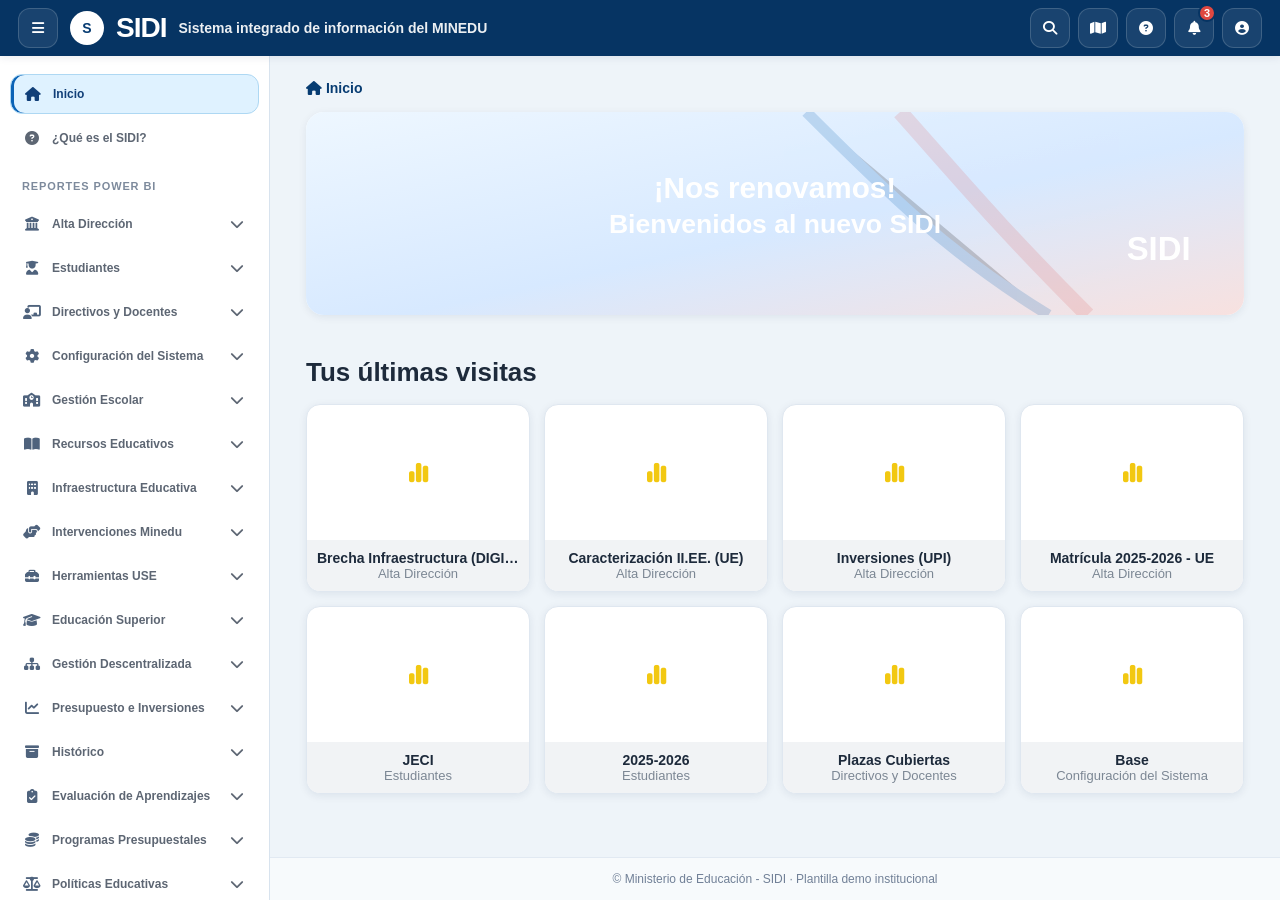
<file: index.html>
<!DOCTYPE html>
<html lang="es">
 <head>
  <meta charset="utf-8"/>
  <meta content="width=device-width, initial-scale=1" name="viewport"/>
  <title>
   Inicio - SIDI
  </title>
  <link rel="stylesheet" href="https://cdnjs.cloudflare.com/ajax/libs/font-awesome/6.5.2/css/all.min.css" referrerpolicy="no-referrer">
  <link href="shared/sidi-tokens.css" rel="stylesheet"/>
  <link href="shared/sidi-icons.css" rel="stylesheet"/>
  <link href="shared/sidi-layout.css" rel="stylesheet"/>
  <link href="shared/sidi-components.css" rel="stylesheet"/>
  <link href="shared/sidi-utilities.css" rel="stylesheet"/>
  <link href="pages/index/index.css" rel="stylesheet"/>
 </head>
 <body>
  <div class="sidi-shell">
   <header class="sidi-topbar">
    <div class="sidi-brand">
     <button aria-label="Abrir menú" class="sidi-topbar-action sidi-menu-button" data-menu-button="" type="button">
      <i class="sidi-icon fa-solid fa-bars" aria-hidden="true"></i>
     </button>
     <div class="sidi-brand-mark">
      S
     </div>
     <div class="sidi-logo-text">
      SIDI
     </div>
     <div class="sidi-brand-subtitle">
      Sistema integrado de información del MINEDU
     </div>
    </div>
    <div aria-label="Acciones globales" class="sidi-topbar-actions">
     <button aria-label="Buscar reportes" class="sidi-topbar-action" data-open-modal="searchModal" type="button">
      <i class="sidi-icon fa-solid fa-magnifying-glass" aria-hidden="true"></i>
     </button>
     <button aria-label="Mapa de sitio" class="sidi-topbar-action" data-open-modal="siteMapModal" type="button">
      <i class="sidi-icon fa-solid fa-map" aria-hidden="true"></i>
     </button>
     <button aria-label="Ayuda sobre SIDI" class="sidi-topbar-action" data-open-modal="helpModal" type="button">
      <i class="sidi-icon fa-solid fa-circle-question" aria-hidden="true"></i>
     </button>
     <button aria-label="Notificaciones" class="sidi-topbar-action" data-toggle-dropdown="notificationsMenu" type="button">
      <i class="sidi-icon fa-solid fa-bell" aria-hidden="true"></i>
      <span class="sidi-badge-count">
       3
      </span>
     </button>
     <button aria-label="Usuario" class="sidi-topbar-action" data-toggle-dropdown="userMenu" type="button">
      <i class="sidi-icon fa-solid fa-circle-user" aria-hidden="true"></i>
     </button>
    </div>
   </header>
   <aside class="sidi-sidebar" data-sidebar="">
   </aside>
   <div class="sidi-sidebar-overlay" data-sidebar-overlay="">
   </div>
   <main class="sidi-main">
    <div class="sidi-content">
     <nav class="sidi-breadcrumb">
      <a href="index.html">
       <i class="sidi-icon sidi-icon--sm fa-solid fa-house" aria-hidden="true"></i>
       Inicio
      </a>
     </nav>
     <section class="home-hero">
      <img alt="Bienvenidos al nuevo SIDI" src="assets/img/home-banner.svg"/>
     </section>
     <section class="home-section">
      <h1>
       Tus últimas visitas
      </h1>
      <div class="home-visits" id="recentVisits">
      </div>
     </section>
    </div>
    <footer class="sidi-footer">
     © Ministerio de Educación - SIDI · Plantilla demo institucional
    </footer>
   </main>
   <div aria-live="polite" class="sidi-toast-area">
   </div>
   <div class="sidi-dropdown" id="notificationsMenu">
   </div>
   <div class="sidi-dropdown" id="userMenu">
   </div>
   <div aria-labelledby="searchTitle" aria-modal="true" class="sidi-modal-layer" id="searchModal" role="dialog">
    <section class="sidi-modal">
     <header class="sidi-modal-head">
      <div>
       <h2 class="sidi-modal-title" id="searchTitle">
        Buscar reportes
       </h2>
       <p class="sidi-modal-subtitle">
        Encuentra rápidamente un Power BI del repositorio.
       </p>
      </div>
      <button aria-label="Cerrar" class="sidi-modal-close" data-close-modal="" type="button">
       <i class="sidi-icon fa-solid fa-xmark" aria-hidden="true"></i>
      </button>
     </header>
     <div class="sidi-modal-body">
      <label class="sidi-searchbox" for="globalSearchInput">
       <i class="sidi-icon fa-solid fa-magnifying-glass" aria-hidden="true"></i>
       <input id="globalSearchInput" placeholder="Buscar por nombre o categoría" type="search"/>
      </label>
      <div class="sidi-mt-4" id="globalSearchResults">
      </div>
     </div>
    </section>
   </div>
   <div aria-labelledby="siteMapTitle" aria-modal="true" class="sidi-modal-layer" id="siteMapModal" role="dialog">
    <section class="sidi-modal sidi-modal--lg">
     <header class="sidi-modal-head">
      <div>
       <h2 class="sidi-modal-title" id="siteMapTitle">
        Mapa rápido del SIDI
       </h2>
       <p class="sidi-modal-subtitle">
        Accesos principales del repositorio institucional.
       </p>
      </div>
      <button aria-label="Cerrar" class="sidi-modal-close" data-close-modal="" type="button">
       <i class="sidi-icon fa-solid fa-xmark" aria-hidden="true"></i>
      </button>
     </header>
     <div class="sidi-modal-body">
      <div class="sidi-grid-2">
       <div class="sidi-alert sidi-alert--info">
        <i class="sidi-icon fa-solid fa-chart-simple" aria-hidden="true"></i>
        <div>
         <strong>
          Reportes Power BI
         </strong>
         <br/>
         <span>
          Alta Dirección, Estudiantes, Histórico y más categorías.
         </span>
         <br/>
         <a href="mapa-sitio.html">
          Ver mapa completo
         </a>
        </div>
       </div>
       <div class="sidi-alert sidi-alert--info">
        <i class="sidi-icon fa-solid fa-gear" aria-hidden="true"></i>
        <div>
         <strong>
          Configuración
         </strong>
         <br/>
         <span>
          Submenús, categorías, alertas y permisos.
         </span>
         <br/>
         <a href="administrar-submenus.html">
          Administrar submenús
         </a>
        </div>
       </div>
      </div>
     </div>
    </section>
   </div>
   <div aria-labelledby="helpTitle" aria-modal="true" class="sidi-modal-layer" id="helpModal" role="dialog">
    <section class="sidi-modal">
     <header class="sidi-modal-head">
      <div>
       <h2 class="sidi-modal-title" id="helpTitle">
        ¿Qué es el SIDI?
       </h2>
       <p class="sidi-modal-subtitle">
        Sistema integrado de información del MINEDU.
       </p>
      </div>
      <button aria-label="Cerrar" class="sidi-modal-close" data-close-modal="" type="button">
       <i class="sidi-icon fa-solid fa-xmark" aria-hidden="true"></i>
      </button>
     </header>
     <div class="sidi-modal-body">
      <p>
       El SIDI funciona como repositorio institucional de reportes Power BI, organizado por categorías, submenús y herramientas administrativas.
      </p>
      <div class="sidi-alert sidi-alert--info">
       <i class="sidi-icon fa-solid fa-circle-info" aria-hidden="true"></i>
       <span>
        Esta plantilla es una demo estática para presentar flujos, componentes y navegación.
       </span>
      </div>
     </div>
    </section>
   </div>
   <div aria-labelledby="confirmTitle" aria-modal="true" class="sidi-modal-layer" id="confirmModal" role="dialog">
    <section class="sidi-modal">
     <header class="sidi-modal-head">
      <div>
       <h2 class="sidi-modal-title" id="confirmTitle">
        Confirmación
       </h2>
       <p class="sidi-modal-subtitle" id="confirmMessage">
        ¿Desea continuar?
       </p>
      </div>
      <button aria-label="Cerrar" class="sidi-modal-close" data-close-modal="" type="button">
       <i class="sidi-icon fa-solid fa-xmark" aria-hidden="true"></i>
      </button>
     </header>
     <footer class="sidi-modal-foot">
      <button class="sidi-btn sidi-btn-secondary" data-close-modal="" type="button">
       Cancelar
      </button>
      <button class="sidi-btn sidi-btn-primary" id="confirmAccept" type="button">
       Aceptar
      </button>
     </footer>
    </section>
   </div>
  </div>
  <script src="shared/sidi-data.js">
  </script>
  <script src="shared/sidi-common.js">
  </script>
  <script src="pages/index/index.js">
  </script>
 </body>
</html>
</file>
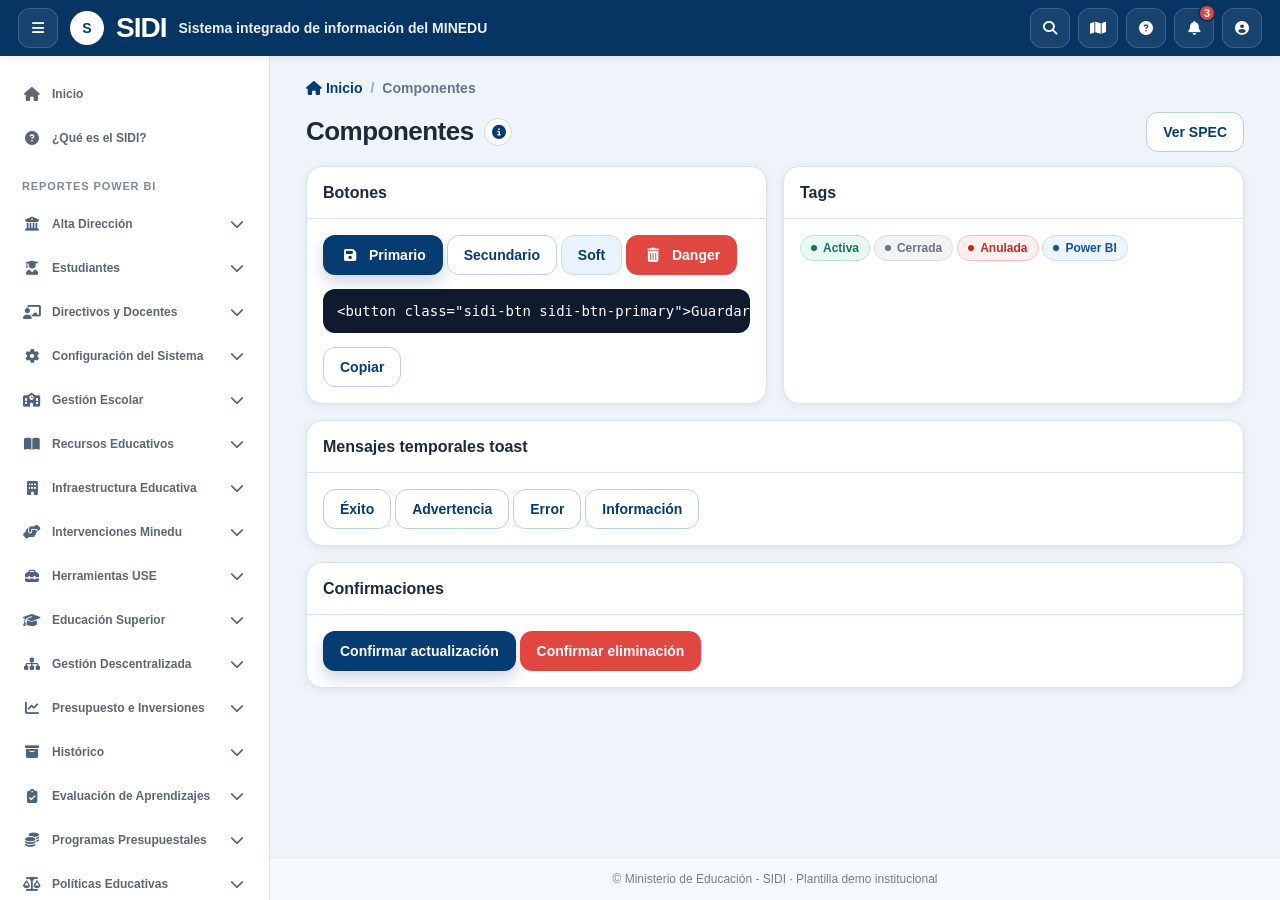
<file: componentes.html>
<!DOCTYPE html>
<html lang="es">
 <head>
  <meta charset="utf-8"/>
  <meta content="width=device-width, initial-scale=1" name="viewport"/>
  <title>
   Componentes - SIDI
  </title>
  <link rel="stylesheet" href="https://cdnjs.cloudflare.com/ajax/libs/font-awesome/6.5.2/css/all.min.css" referrerpolicy="no-referrer">
  <link href="shared/sidi-tokens.css" rel="stylesheet"/>
  <link href="shared/sidi-icons.css" rel="stylesheet"/>
  <link href="shared/sidi-layout.css" rel="stylesheet"/>
  <link href="shared/sidi-components.css" rel="stylesheet"/>
  <link href="shared/sidi-utilities.css" rel="stylesheet"/>
  <link href="pages/componentes/componentes.css" rel="stylesheet"/>
 </head>
 <body>
  <div class="sidi-shell">
   <header class="sidi-topbar">
    <div class="sidi-brand">
     <button aria-label="Abrir menú" class="sidi-topbar-action sidi-menu-button" data-menu-button="" type="button">
      <i class="sidi-icon fa-solid fa-bars" aria-hidden="true"></i>
     </button>
     <div class="sidi-brand-mark">
      S
     </div>
     <div class="sidi-logo-text">
      SIDI
     </div>
     <div class="sidi-brand-subtitle">
      Sistema integrado de información del MINEDU
     </div>
    </div>
    <div aria-label="Acciones globales" class="sidi-topbar-actions">
     <button aria-label="Buscar reportes" class="sidi-topbar-action" data-open-modal="searchModal" type="button">
      <i class="sidi-icon fa-solid fa-magnifying-glass" aria-hidden="true"></i>
     </button>
     <button aria-label="Mapa de sitio" class="sidi-topbar-action" data-open-modal="siteMapModal" type="button">
      <i class="sidi-icon fa-solid fa-map" aria-hidden="true"></i>
     </button>
     <button aria-label="Ayuda sobre SIDI" class="sidi-topbar-action" data-open-modal="helpModal" type="button">
      <i class="sidi-icon fa-solid fa-circle-question" aria-hidden="true"></i>
     </button>
     <button aria-label="Notificaciones" class="sidi-topbar-action" data-toggle-dropdown="notificationsMenu" type="button">
      <i class="sidi-icon fa-solid fa-bell" aria-hidden="true"></i>
      <span class="sidi-badge-count">
       3
      </span>
     </button>
     <button aria-label="Usuario" class="sidi-topbar-action" data-toggle-dropdown="userMenu" type="button">
      <i class="sidi-icon fa-solid fa-circle-user" aria-hidden="true"></i>
     </button>
    </div>
   </header>
   <aside class="sidi-sidebar" data-sidebar="">
   </aside>
   <div class="sidi-sidebar-overlay" data-sidebar-overlay="">
   </div>
   <main class="sidi-main">
    <div class="sidi-content">
     <nav class="sidi-breadcrumb">
      <a href="index.html">
       <i class="sidi-icon sidi-icon--sm fa-solid fa-house" aria-hidden="true"></i>
       Inicio
      </a>
      <span class="sidi-breadcrumb-sep">
       /
      </span>
      <span>
       Componentes
      </span>
     </nav>
     <div class="sidi-page-head">
      <h1 class="sidi-page-title">
       Componentes
       <button aria-label="Ayuda" class="sidi-title-help" data-tooltip="Muestra información breve de esta pantalla." type="button">
        <i class="sidi-icon sidi-icon--sm fa-solid fa-circle-info" aria-hidden="true"></i>
       </button>
      </h1>
      <a class="sidi-btn sidi-btn-secondary" href="SPEC-SIDI.md">
       Ver SPEC
      </a>
     </div>
     <div class="sidi-grid-2">
      <section class="sidi-card">
       <header class="sidi-card-head">
        <h2 class="sidi-card-title">
         Botones
        </h2>
       </header>
       <div class="sidi-card-body">
        <button class="sidi-btn sidi-btn-primary">
         <i class="sidi-icon fa-solid fa-floppy-disk" aria-hidden="true"></i>
         Primario
        </button>
        <button class="sidi-btn sidi-btn-secondary">
         Secundario
        </button>
        <button class="sidi-btn sidi-btn-soft">
         Soft
        </button>
        <button class="sidi-btn sidi-btn-danger">
         <i class="sidi-icon fa-solid fa-trash-can" aria-hidden="true"></i>
         Danger
        </button>
        <pre id="codeButtons">&lt;button class="sidi-btn sidi-btn-primary"&gt;Guardar&lt;/button&gt;</pre>
        <button class="sidi-btn sidi-btn-secondary" data-copy="codeButtons">
         Copiar
        </button>
       </div>
      </section>
      <section class="sidi-card">
       <header class="sidi-card-head">
        <h2 class="sidi-card-title">
         Tags
        </h2>
       </header>
       <div class="sidi-card-body">
        <span class="sidi-tag sidi-tag--success">
         Activa
        </span>
        <span class="sidi-tag sidi-tag--neutral">
         Cerrada
        </span>
        <span class="sidi-tag sidi-tag--error">
         Anulada
        </span>
        <span class="sidi-tag sidi-tag--info">
         Power BI
        </span>
       </div>
      </section>
     </div>
     <section class="sidi-card sidi-mt-4">
      <header class="sidi-card-head">
       <h2 class="sidi-card-title">
        Mensajes temporales toast
       </h2>
      </header>
      <div class="sidi-card-body">
       <button class="sidi-btn sidi-btn-secondary" data-demo-toast="success">
        Éxito
       </button>
       <button class="sidi-btn sidi-btn-secondary" data-demo-toast="warning">
        Advertencia
       </button>
       <button class="sidi-btn sidi-btn-secondary" data-demo-toast="error">
        Error
       </button>
       <button class="sidi-btn sidi-btn-secondary" data-demo-toast="info">
        Información
       </button>
      </div>
     </section>
     <section class="sidi-card sidi-mt-4">
      <header class="sidi-card-head">
       <h2 class="sidi-card-title">
        Confirmaciones
       </h2>
      </header>
      <div class="sidi-card-body">
       <button class="sidi-btn sidi-btn-primary" data-confirm="update">
        Confirmar actualización
       </button>
       <button class="sidi-btn sidi-btn-danger" data-confirm="delete">
        Confirmar eliminación
       </button>
      </div>
     </section>
    </div>
    <footer class="sidi-footer">
     © Ministerio de Educación - SIDI · Plantilla demo institucional
    </footer>
   </main>
   <div aria-live="polite" class="sidi-toast-area">
   </div>
   <div class="sidi-dropdown" id="notificationsMenu">
   </div>
   <div class="sidi-dropdown" id="userMenu">
   </div>
   <div aria-labelledby="searchTitle" aria-modal="true" class="sidi-modal-layer" id="searchModal" role="dialog">
    <section class="sidi-modal">
     <header class="sidi-modal-head">
      <div>
       <h2 class="sidi-modal-title" id="searchTitle">
        Buscar reportes
       </h2>
       <p class="sidi-modal-subtitle">
        Encuentra rápidamente un Power BI del repositorio.
       </p>
      </div>
      <button aria-label="Cerrar" class="sidi-modal-close" data-close-modal="" type="button">
       <i class="sidi-icon fa-solid fa-xmark" aria-hidden="true"></i>
      </button>
     </header>
     <div class="sidi-modal-body">
      <label class="sidi-searchbox" for="globalSearchInput">
       <i class="sidi-icon fa-solid fa-magnifying-glass" aria-hidden="true"></i>
       <input id="globalSearchInput" placeholder="Buscar por nombre o categoría" type="search"/>
      </label>
      <div class="sidi-mt-4" id="globalSearchResults">
      </div>
     </div>
    </section>
   </div>
   <div aria-labelledby="siteMapTitle" aria-modal="true" class="sidi-modal-layer" id="siteMapModal" role="dialog">
    <section class="sidi-modal sidi-modal--lg">
     <header class="sidi-modal-head">
      <div>
       <h2 class="sidi-modal-title" id="siteMapTitle">
        Mapa rápido del SIDI
       </h2>
       <p class="sidi-modal-subtitle">
        Accesos principales del repositorio institucional.
       </p>
      </div>
      <button aria-label="Cerrar" class="sidi-modal-close" data-close-modal="" type="button">
       <i class="sidi-icon fa-solid fa-xmark" aria-hidden="true"></i>
      </button>
     </header>
     <div class="sidi-modal-body">
      <div class="sidi-grid-2">
       <div class="sidi-alert sidi-alert--info">
        <i class="sidi-icon fa-solid fa-chart-simple" aria-hidden="true"></i>
        <div>
         <strong>
          Reportes Power BI
         </strong>
         <br/>
         <span>
          Alta Dirección, Estudiantes, Histórico y más categorías.
         </span>
         <br/>
         <a href="mapa-sitio.html">
          Ver mapa completo
         </a>
        </div>
       </div>
       <div class="sidi-alert sidi-alert--info">
        <i class="sidi-icon fa-solid fa-gear" aria-hidden="true"></i>
        <div>
         <strong>
          Configuración
         </strong>
         <br/>
         <span>
          Submenús, categorías, alertas y permisos.
         </span>
         <br/>
         <a href="administrar-submenus.html">
          Administrar submenús
         </a>
        </div>
       </div>
      </div>
     </div>
    </section>
   </div>
   <div aria-labelledby="helpTitle" aria-modal="true" class="sidi-modal-layer" id="helpModal" role="dialog">
    <section class="sidi-modal">
     <header class="sidi-modal-head">
      <div>
       <h2 class="sidi-modal-title" id="helpTitle">
        ¿Qué es el SIDI?
       </h2>
       <p class="sidi-modal-subtitle">
        Sistema integrado de información del MINEDU.
       </p>
      </div>
      <button aria-label="Cerrar" class="sidi-modal-close" data-close-modal="" type="button">
       <i class="sidi-icon fa-solid fa-xmark" aria-hidden="true"></i>
      </button>
     </header>
     <div class="sidi-modal-body">
      <p>
       El SIDI funciona como repositorio institucional de reportes Power BI, organizado por categorías, submenús y herramientas administrativas.
      </p>
      <div class="sidi-alert sidi-alert--info">
       <i class="sidi-icon fa-solid fa-circle-info" aria-hidden="true"></i>
       <span>
        Esta plantilla es una demo estática para presentar flujos, componentes y navegación.
       </span>
      </div>
     </div>
    </section>
   </div>
   <div aria-labelledby="confirmTitle" aria-modal="true" class="sidi-modal-layer" id="confirmModal" role="dialog">
    <section class="sidi-modal">
     <header class="sidi-modal-head">
      <div>
       <h2 class="sidi-modal-title" id="confirmTitle">
        Confirmación
       </h2>
       <p class="sidi-modal-subtitle" id="confirmMessage">
        ¿Desea continuar?
       </p>
      </div>
      <button aria-label="Cerrar" class="sidi-modal-close" data-close-modal="" type="button">
       <i class="sidi-icon fa-solid fa-xmark" aria-hidden="true"></i>
      </button>
     </header>
     <footer class="sidi-modal-foot">
      <button class="sidi-btn sidi-btn-secondary" data-close-modal="" type="button">
       Cancelar
      </button>
      <button class="sidi-btn sidi-btn-primary" id="confirmAccept" type="button">
       Aceptar
      </button>
     </footer>
    </section>
   </div>
  </div>
  <script src="shared/sidi-data.js">
  </script>
  <script src="shared/sidi-common.js">
  </script>
  <script src="pages/componentes/componentes.js">
  </script>
 </body>
</html>
</file>
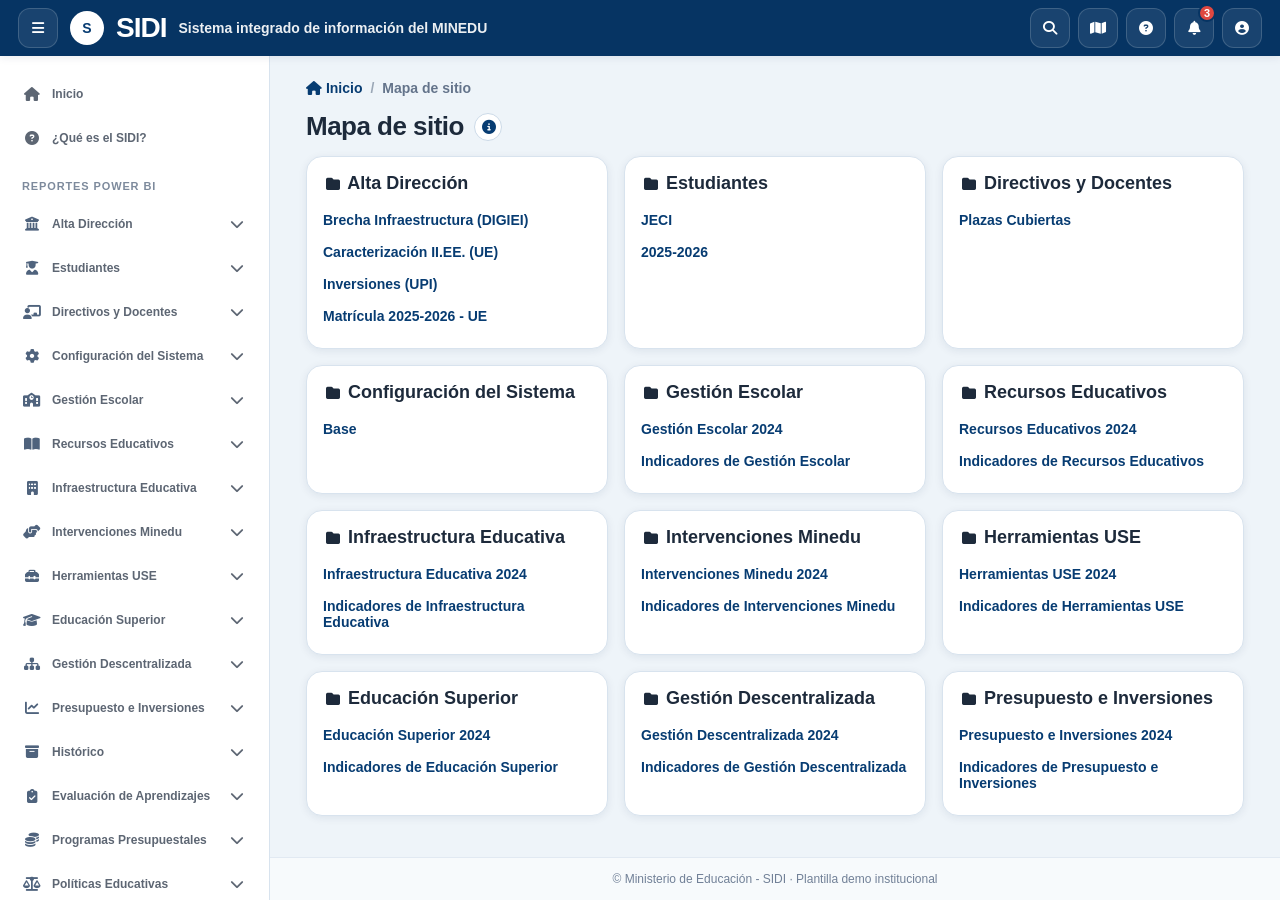
<file: mapa-sitio.html>
<!DOCTYPE html>
<html lang="es">
 <head>
  <meta charset="utf-8"/>
  <meta content="width=device-width, initial-scale=1" name="viewport"/>
  <title>
   Mapa de sitio - SIDI
  </title>
  <link rel="stylesheet" href="https://cdnjs.cloudflare.com/ajax/libs/font-awesome/6.5.2/css/all.min.css" referrerpolicy="no-referrer">
  <link href="shared/sidi-tokens.css" rel="stylesheet"/>
  <link href="shared/sidi-icons.css" rel="stylesheet"/>
  <link href="shared/sidi-layout.css" rel="stylesheet"/>
  <link href="shared/sidi-components.css" rel="stylesheet"/>
  <link href="shared/sidi-utilities.css" rel="stylesheet"/>
  <link href="pages/mapa-sitio/mapa-sitio.css" rel="stylesheet"/>
 </head>
 <body>
  <div class="sidi-shell">
   <header class="sidi-topbar">
    <div class="sidi-brand">
     <button aria-label="Abrir menú" class="sidi-topbar-action sidi-menu-button" data-menu-button="" type="button">
      <i class="sidi-icon fa-solid fa-bars" aria-hidden="true"></i>
     </button>
     <div class="sidi-brand-mark">
      S
     </div>
     <div class="sidi-logo-text">
      SIDI
     </div>
     <div class="sidi-brand-subtitle">
      Sistema integrado de información del MINEDU
     </div>
    </div>
    <div aria-label="Acciones globales" class="sidi-topbar-actions">
     <button aria-label="Buscar reportes" class="sidi-topbar-action" data-open-modal="searchModal" type="button">
      <i class="sidi-icon fa-solid fa-magnifying-glass" aria-hidden="true"></i>
     </button>
     <button aria-label="Mapa de sitio" class="sidi-topbar-action" data-open-modal="siteMapModal" type="button">
      <i class="sidi-icon fa-solid fa-map" aria-hidden="true"></i>
     </button>
     <button aria-label="Ayuda sobre SIDI" class="sidi-topbar-action" data-open-modal="helpModal" type="button">
      <i class="sidi-icon fa-solid fa-circle-question" aria-hidden="true"></i>
     </button>
     <button aria-label="Notificaciones" class="sidi-topbar-action" data-toggle-dropdown="notificationsMenu" type="button">
      <i class="sidi-icon fa-solid fa-bell" aria-hidden="true"></i>
      <span class="sidi-badge-count">
       3
      </span>
     </button>
     <button aria-label="Usuario" class="sidi-topbar-action" data-toggle-dropdown="userMenu" type="button">
      <i class="sidi-icon fa-solid fa-circle-user" aria-hidden="true"></i>
     </button>
    </div>
   </header>
   <aside class="sidi-sidebar" data-sidebar="">
   </aside>
   <div class="sidi-sidebar-overlay" data-sidebar-overlay="">
   </div>
   <main class="sidi-main">
    <div class="sidi-content">
     <nav class="sidi-breadcrumb">
      <a href="index.html">
       <i class="sidi-icon sidi-icon--sm fa-solid fa-house" aria-hidden="true"></i>
       Inicio
      </a>
      <span class="sidi-breadcrumb-sep">
       /
      </span>
      <span>
       Mapa de sitio
      </span>
     </nav>
     <div class="sidi-page-head">
      <h1 class="sidi-page-title">
       Mapa de sitio
       <button aria-label="Ayuda" class="sidi-title-help" data-tooltip="Muestra información breve de esta pantalla." type="button">
        <i class="sidi-icon sidi-icon--sm fa-solid fa-circle-info" aria-hidden="true"></i>
       </button>
      </h1>
     </div>
     <section class="map-board" id="mapBoard">
     </section>
    </div>
    <footer class="sidi-footer">
     © Ministerio de Educación - SIDI · Plantilla demo institucional
    </footer>
   </main>
   <div aria-live="polite" class="sidi-toast-area">
   </div>
   <div class="sidi-dropdown" id="notificationsMenu">
   </div>
   <div class="sidi-dropdown" id="userMenu">
   </div>
   <div aria-labelledby="searchTitle" aria-modal="true" class="sidi-modal-layer" id="searchModal" role="dialog">
    <section class="sidi-modal">
     <header class="sidi-modal-head">
      <div>
       <h2 class="sidi-modal-title" id="searchTitle">
        Buscar reportes
       </h2>
       <p class="sidi-modal-subtitle">
        Encuentra rápidamente un Power BI del repositorio.
       </p>
      </div>
      <button aria-label="Cerrar" class="sidi-modal-close" data-close-modal="" type="button">
       <i class="sidi-icon fa-solid fa-xmark" aria-hidden="true"></i>
      </button>
     </header>
     <div class="sidi-modal-body">
      <label class="sidi-searchbox" for="globalSearchInput">
       <i class="sidi-icon fa-solid fa-magnifying-glass" aria-hidden="true"></i>
       <input id="globalSearchInput" placeholder="Buscar por nombre o categoría" type="search"/>
      </label>
      <div class="sidi-mt-4" id="globalSearchResults">
      </div>
     </div>
    </section>
   </div>
   <div aria-labelledby="siteMapTitle" aria-modal="true" class="sidi-modal-layer" id="siteMapModal" role="dialog">
    <section class="sidi-modal sidi-modal--lg">
     <header class="sidi-modal-head">
      <div>
       <h2 class="sidi-modal-title" id="siteMapTitle">
        Mapa rápido del SIDI
       </h2>
       <p class="sidi-modal-subtitle">
        Accesos principales del repositorio institucional.
       </p>
      </div>
      <button aria-label="Cerrar" class="sidi-modal-close" data-close-modal="" type="button">
       <i class="sidi-icon fa-solid fa-xmark" aria-hidden="true"></i>
      </button>
     </header>
     <div class="sidi-modal-body">
      <div class="sidi-grid-2">
       <div class="sidi-alert sidi-alert--info">
        <i class="sidi-icon fa-solid fa-chart-simple" aria-hidden="true"></i>
        <div>
         <strong>
          Reportes Power BI
         </strong>
         <br/>
         <span>
          Alta Dirección, Estudiantes, Histórico y más categorías.
         </span>
         <br/>
         <a href="mapa-sitio.html">
          Ver mapa completo
         </a>
        </div>
       </div>
       <div class="sidi-alert sidi-alert--info">
        <i class="sidi-icon fa-solid fa-gear" aria-hidden="true"></i>
        <div>
         <strong>
          Configuración
         </strong>
         <br/>
         <span>
          Submenús, categorías, alertas y permisos.
         </span>
         <br/>
         <a href="administrar-submenus.html">
          Administrar submenús
         </a>
        </div>
       </div>
      </div>
     </div>
    </section>
   </div>
   <div aria-labelledby="helpTitle" aria-modal="true" class="sidi-modal-layer" id="helpModal" role="dialog">
    <section class="sidi-modal">
     <header class="sidi-modal-head">
      <div>
       <h2 class="sidi-modal-title" id="helpTitle">
        ¿Qué es el SIDI?
       </h2>
       <p class="sidi-modal-subtitle">
        Sistema integrado de información del MINEDU.
       </p>
      </div>
      <button aria-label="Cerrar" class="sidi-modal-close" data-close-modal="" type="button">
       <i class="sidi-icon fa-solid fa-xmark" aria-hidden="true"></i>
      </button>
     </header>
     <div class="sidi-modal-body">
      <p>
       El SIDI funciona como repositorio institucional de reportes Power BI, organizado por categorías, submenús y herramientas administrativas.
      </p>
      <div class="sidi-alert sidi-alert--info">
       <i class="sidi-icon fa-solid fa-circle-info" aria-hidden="true"></i>
       <span>
        Esta plantilla es una demo estática para presentar flujos, componentes y navegación.
       </span>
      </div>
     </div>
    </section>
   </div>
   <div aria-labelledby="confirmTitle" aria-modal="true" class="sidi-modal-layer" id="confirmModal" role="dialog">
    <section class="sidi-modal">
     <header class="sidi-modal-head">
      <div>
       <h2 class="sidi-modal-title" id="confirmTitle">
        Confirmación
       </h2>
       <p class="sidi-modal-subtitle" id="confirmMessage">
        ¿Desea continuar?
       </p>
      </div>
      <button aria-label="Cerrar" class="sidi-modal-close" data-close-modal="" type="button">
       <i class="sidi-icon fa-solid fa-xmark" aria-hidden="true"></i>
      </button>
     </header>
     <footer class="sidi-modal-foot">
      <button class="sidi-btn sidi-btn-secondary" data-close-modal="" type="button">
       Cancelar
      </button>
      <button class="sidi-btn sidi-btn-primary" id="confirmAccept" type="button">
       Aceptar
      </button>
     </footer>
    </section>
   </div>
  </div>
  <script src="shared/sidi-data.js">
  </script>
  <script src="shared/sidi-common.js">
  </script>
  <script src="pages/mapa-sitio/mapa-sitio.js">
  </script>
 </body>
</html>
</file>
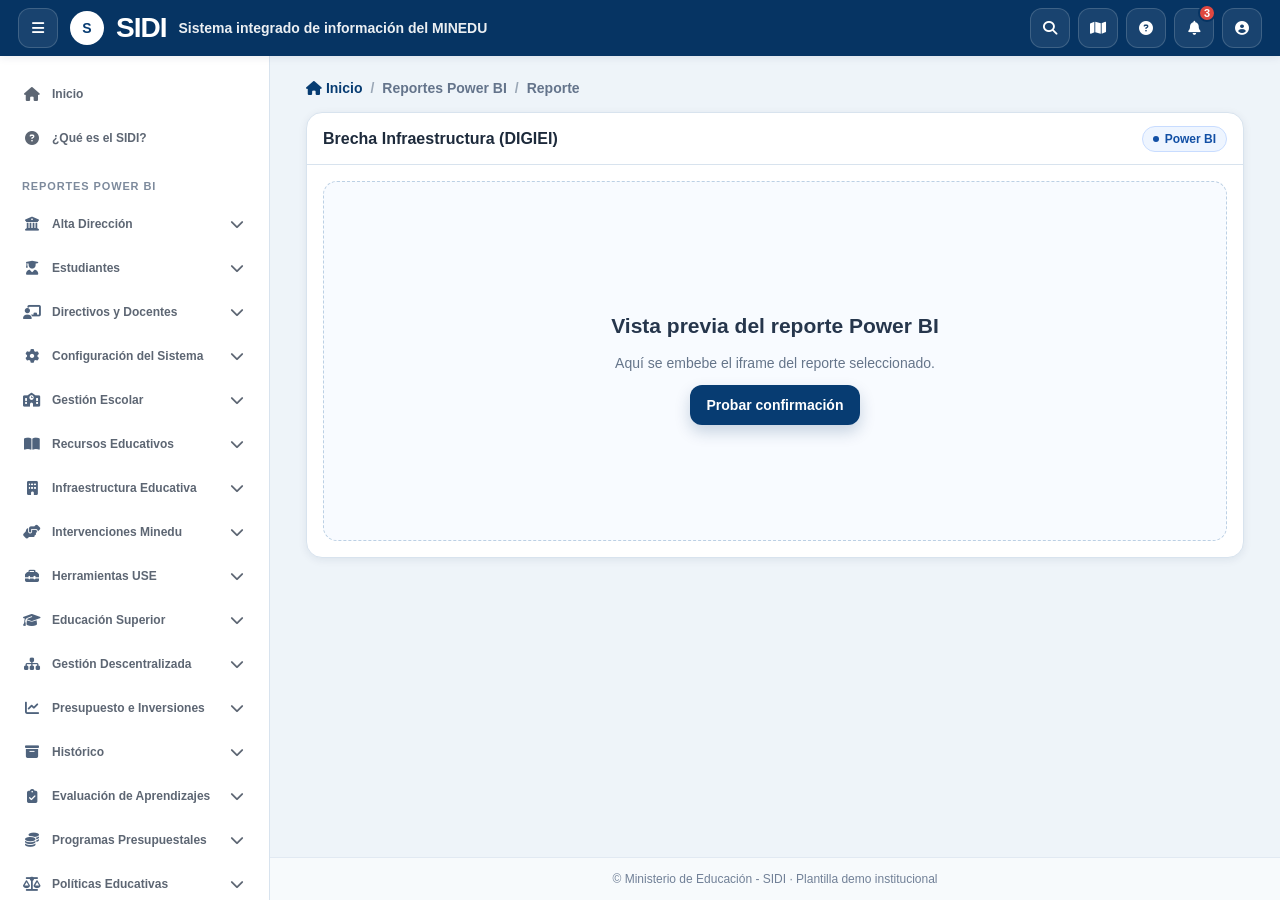
<file: visor-bi.html>
<!DOCTYPE html>
<html lang="es">
 <head>
  <meta charset="utf-8"/>
  <meta content="width=device-width, initial-scale=1" name="viewport"/>
  <title>
   Visor BI - SIDI
  </title>
  <link rel="stylesheet" href="https://cdnjs.cloudflare.com/ajax/libs/font-awesome/6.5.2/css/all.min.css" referrerpolicy="no-referrer">
  <link href="shared/sidi-tokens.css" rel="stylesheet"/>
  <link href="shared/sidi-icons.css" rel="stylesheet"/>
  <link href="shared/sidi-layout.css" rel="stylesheet"/>
  <link href="shared/sidi-components.css" rel="stylesheet"/>
  <link href="shared/sidi-utilities.css" rel="stylesheet"/>
  <link href="pages/visor-bi/visor-bi.css" rel="stylesheet"/>
 </head>
 <body>
  <div class="sidi-shell">
   <header class="sidi-topbar">
    <div class="sidi-brand">
     <button aria-label="Abrir menú" class="sidi-topbar-action sidi-menu-button" data-menu-button="" type="button">
      <i class="sidi-icon fa-solid fa-bars" aria-hidden="true"></i>
     </button>
     <div class="sidi-brand-mark">
      S
     </div>
     <div class="sidi-logo-text">
      SIDI
     </div>
     <div class="sidi-brand-subtitle">
      Sistema integrado de información del MINEDU
     </div>
    </div>
    <div aria-label="Acciones globales" class="sidi-topbar-actions">
     <button aria-label="Buscar reportes" class="sidi-topbar-action" data-open-modal="searchModal" type="button">
      <i class="sidi-icon fa-solid fa-magnifying-glass" aria-hidden="true"></i>
     </button>
     <button aria-label="Mapa de sitio" class="sidi-topbar-action" data-open-modal="siteMapModal" type="button">
      <i class="sidi-icon fa-solid fa-map" aria-hidden="true"></i>
     </button>
     <button aria-label="Ayuda sobre SIDI" class="sidi-topbar-action" data-open-modal="helpModal" type="button">
      <i class="sidi-icon fa-solid fa-circle-question" aria-hidden="true"></i>
     </button>
     <button aria-label="Notificaciones" class="sidi-topbar-action" data-toggle-dropdown="notificationsMenu" type="button">
      <i class="sidi-icon fa-solid fa-bell" aria-hidden="true"></i>
      <span class="sidi-badge-count">
       3
      </span>
     </button>
     <button aria-label="Usuario" class="sidi-topbar-action" data-toggle-dropdown="userMenu" type="button">
      <i class="sidi-icon fa-solid fa-circle-user" aria-hidden="true"></i>
     </button>
    </div>
   </header>
   <aside class="sidi-sidebar" data-sidebar="">
   </aside>
   <div class="sidi-sidebar-overlay" data-sidebar-overlay="">
   </div>
   <main class="sidi-main">
    <div class="sidi-content">
     <nav class="sidi-breadcrumb">
      <a href="index.html">
       <i class="sidi-icon sidi-icon--sm fa-solid fa-house" aria-hidden="true"></i>
       Inicio
      </a>
      <span class="sidi-breadcrumb-sep">
       /
      </span>
      <span>
       Reportes Power BI
      </span>
      <span class="sidi-breadcrumb-sep">
       /
      </span>
      <span>
       Reporte
      </span>
     </nav>
     <section class="sidi-card bi-viewer">
      <header class="sidi-card-head">
       <h1 class="sidi-card-title" id="reportTitle">
        Reporte
       </h1>
       <span class="sidi-tag sidi-tag--info">
        Power BI
       </span>
      </header>
      <div class="sidi-card-body">
       <div class="bi-placeholder">
        <div class="bi-placeholder-inner">
         <h2>
          Vista previa del reporte Power BI
         </h2>
         <p>
          Aquí se embebe el iframe del reporte seleccionado.
         </p>
         <button class="sidi-btn sidi-btn-primary" data-confirm="continue" type="button">
          Probar confirmación
         </button>
        </div>
       </div>
      </div>
     </section>
    </div>
    <footer class="sidi-footer">
     © Ministerio de Educación - SIDI · Plantilla demo institucional
    </footer>
   </main>
   <div aria-live="polite" class="sidi-toast-area">
   </div>
   <div class="sidi-dropdown" id="notificationsMenu">
   </div>
   <div class="sidi-dropdown" id="userMenu">
   </div>
   <div aria-labelledby="searchTitle" aria-modal="true" class="sidi-modal-layer" id="searchModal" role="dialog">
    <section class="sidi-modal">
     <header class="sidi-modal-head">
      <div>
       <h2 class="sidi-modal-title" id="searchTitle">
        Buscar reportes
       </h2>
       <p class="sidi-modal-subtitle">
        Encuentra rápidamente un Power BI del repositorio.
       </p>
      </div>
      <button aria-label="Cerrar" class="sidi-modal-close" data-close-modal="" type="button">
       <i class="sidi-icon fa-solid fa-xmark" aria-hidden="true"></i>
      </button>
     </header>
     <div class="sidi-modal-body">
      <label class="sidi-searchbox" for="globalSearchInput">
       <i class="sidi-icon fa-solid fa-magnifying-glass" aria-hidden="true"></i>
       <input id="globalSearchInput" placeholder="Buscar por nombre o categoría" type="search"/>
      </label>
      <div class="sidi-mt-4" id="globalSearchResults">
      </div>
     </div>
    </section>
   </div>
   <div aria-labelledby="siteMapTitle" aria-modal="true" class="sidi-modal-layer" id="siteMapModal" role="dialog">
    <section class="sidi-modal sidi-modal--lg">
     <header class="sidi-modal-head">
      <div>
       <h2 class="sidi-modal-title" id="siteMapTitle">
        Mapa rápido del SIDI
       </h2>
       <p class="sidi-modal-subtitle">
        Accesos principales del repositorio institucional.
       </p>
      </div>
      <button aria-label="Cerrar" class="sidi-modal-close" data-close-modal="" type="button">
       <i class="sidi-icon fa-solid fa-xmark" aria-hidden="true"></i>
      </button>
     </header>
     <div class="sidi-modal-body">
      <div class="sidi-grid-2">
       <div class="sidi-alert sidi-alert--info">
        <i class="sidi-icon fa-solid fa-chart-simple" aria-hidden="true"></i>
        <div>
         <strong>
          Reportes Power BI
         </strong>
         <br/>
         <span>
          Alta Dirección, Estudiantes, Histórico y más categorías.
         </span>
         <br/>
         <a href="mapa-sitio.html">
          Ver mapa completo
         </a>
        </div>
       </div>
       <div class="sidi-alert sidi-alert--info">
        <i class="sidi-icon fa-solid fa-gear" aria-hidden="true"></i>
        <div>
         <strong>
          Configuración
         </strong>
         <br/>
         <span>
          Submenús, categorías, alertas y permisos.
         </span>
         <br/>
         <a href="administrar-submenus.html">
          Administrar submenús
         </a>
        </div>
       </div>
      </div>
     </div>
    </section>
   </div>
   <div aria-labelledby="helpTitle" aria-modal="true" class="sidi-modal-layer" id="helpModal" role="dialog">
    <section class="sidi-modal">
     <header class="sidi-modal-head">
      <div>
       <h2 class="sidi-modal-title" id="helpTitle">
        ¿Qué es el SIDI?
       </h2>
       <p class="sidi-modal-subtitle">
        Sistema integrado de información del MINEDU.
       </p>
      </div>
      <button aria-label="Cerrar" class="sidi-modal-close" data-close-modal="" type="button">
       <i class="sidi-icon fa-solid fa-xmark" aria-hidden="true"></i>
      </button>
     </header>
     <div class="sidi-modal-body">
      <p>
       El SIDI funciona como repositorio institucional de reportes Power BI, organizado por categorías, submenús y herramientas administrativas.
      </p>
      <div class="sidi-alert sidi-alert--info">
       <i class="sidi-icon fa-solid fa-circle-info" aria-hidden="true"></i>
       <span>
        Esta plantilla es una demo estática para presentar flujos, componentes y navegación.
       </span>
      </div>
     </div>
    </section>
   </div>
   <div aria-labelledby="confirmTitle" aria-modal="true" class="sidi-modal-layer" id="confirmModal" role="dialog">
    <section class="sidi-modal">
     <header class="sidi-modal-head">
      <div>
       <h2 class="sidi-modal-title" id="confirmTitle">
        Confirmación
       </h2>
       <p class="sidi-modal-subtitle" id="confirmMessage">
        ¿Desea continuar?
       </p>
      </div>
      <button aria-label="Cerrar" class="sidi-modal-close" data-close-modal="" type="button">
       <i class="sidi-icon fa-solid fa-xmark" aria-hidden="true"></i>
      </button>
     </header>
     <footer class="sidi-modal-foot">
      <button class="sidi-btn sidi-btn-secondary" data-close-modal="" type="button">
       Cancelar
      </button>
      <button class="sidi-btn sidi-btn-primary" id="confirmAccept" type="button">
       Aceptar
      </button>
     </footer>
    </section>
   </div>
  </div>
  <script src="shared/sidi-data.js">
  </script>
  <script src="shared/sidi-common.js">
  </script>
  <script src="pages/visor-bi/visor-bi.js">
  </script>
 </body>
</html>
</file>
<file: shared/sidi-tokens.css>
:root{

  --sidi-blue-900:#063463;
--sidi-blue-800:#073c72;
--sidi-blue-700:#0a4f93;
--sidi-blue-600:#0b63b6;
--sidi-blue-100:#e8f3ff;
--sidi-blue-050:#f3f9ff;

  --sidi-bg:#eef4f9;
--sidi-surface:#ffffff;
--sidi-surface-2:#f8fbfe;
--sidi-line:#d8e3ee;

  --sidi-text:#1d2a3b;
--sidi-muted:#6e7d90;
--sidi-soft:#f1f5f9;

  --sidi-success:#42A285;
--sidi-success-bg:#e9f8f3;
--sidi-warning:#F59B0B;
--sidi-warning-bg:#fff6e8;
--sidi-error:#DF4740;
--sidi-error-bg:#fff0ef;
--sidi-confirm:#1F64C7;
--sidi-confirm-bg:#eef5ff;
--sidi-neutral:#7d8896;
--sidi-neutral-bg:#f1f3f6;

  --sidi-bi:#F2C811;
--sidi-folder:#6D5BD0;
--sidi-category-icon:#4f637d;

  --sidi-radius-sm:8px;
--sidi-radius-md:12px;
--sidi-radius-lg:16px;
--sidi-radius-xl:20px;

  --sidi-shadow-sm:0 2px 8px rgba(15,41,77,.08);
--sidi-shadow-md:0 14px 34px rgba(15,41,77,.14);

  --sidi-space-1:4px;
--sidi-space-2:8px;
--sidi-space-3:12px;
--sidi-space-4:16px;
--sidi-space-5:20px;
--sidi-space-6:24px;
--sidi-space-8:32px;

  --sidi-topbar-h:56px;
--sidi-sidebar-w:270px;
--sidi-sidebar-collapsed-w:76px;
--sidi-font:Inter,Segoe UI,Roboto,Arial,sans-serif;
--sidi-icon-size-sm:14px;
--sidi-sidebar-font-size-desktop:12px;

  --sidi-fast:160ms;
--sidi-normal:240ms;
--sidi-ease:cubic-bezier(.2,0,0,1);

}
</file>
<file: shared/sidi-icons.css>
.sidi-icon{
width:20px;
height:20px;
display:inline-flex;
align-items:center;
justify-content:center;
flex:0 0 auto;
color:currentColor}
.sidi-icon svg{
width:100%;
height:100%;
fill:currentColor}
.sidi-icon--sm{
width:16px;
height:16px}
.sidi-icon--lg{
width:24px;
height:24px}
.sidi-icon--bi{
color:var(--sidi-bi)}
.sidi-icon--folder{
color:var(--sidi-folder)}


/* Font Awesome CDN icon layer for v6.1. All visible UI icons pass through .sidi-icon. */
.sidi-icon.fa-solid{
  width:20px;
  height:20px;
  display:inline-grid;
  place-items:center;
  flex:0 0 auto;
  font-size:var(--sidi-icon-size-sm);
  line-height:1;
  color:currentColor;
}
.sidi-icon--sm.fa-solid{
  width:16px;
  height:16px;
  font-size:var(--sidi-icon-size-sm);
}
.sidi-icon--lg.fa-solid{
  width:24px;
  height:24px;
  font-size:22px;
}
.sidi-topbar-action .sidi-icon,
.sidi-btn-primary .sidi-icon,
.sidi-btn-danger .sidi-icon{
  color:#fff;
}
.sidi-modal-close .sidi-icon,
.sidi-title-help .sidi-icon,
.sidi-btn-icon .sidi-icon{
  margin:0;
}
</file>
<file: shared/sidi-layout.css>
*{
box-sizing:border-box}
html{
scroll-behavior:smooth}
body{
margin:0;
font-family:var(--sidi-font);
background:var(--sidi-bg);
color:var(--sidi-text);
font-size:14px}
a{
color:inherit;
text-decoration:none}
button,input,select,textarea{
font:inherit}
.sidi-shell{
min-height:100vh;
display:grid;
grid-template-columns:var(--sidi-sidebar-w) 1fr;
grid-template-rows:var(--sidi-topbar-h) 1fr}
.sidi-topbar{
grid-column:1/3;
height:var(--sidi-topbar-h);
background:var(--sidi-blue-900);
display:flex;
align-items:center;
justify-content:space-between;
padding:0 18px;
color:#fff;
box-shadow:var(--sidi-shadow-sm);
position:sticky;
top:0;
z-index:40}
.sidi-brand{
display:flex;
align-items:center;
gap:12px;
min-width:0}
.sidi-brand-mark{
width:34px;
height:34px;
border-radius:50%;
background:#fff;
color:var(--sidi-blue-800);
display:grid;
place-items:center;
font-weight:800}
.sidi-logo-text{
font-size:28px;
line-height:1;
font-weight:900;
letter-spacing:-1px}
.sidi-brand-subtitle{
font-size:14px;
font-weight:600;
opacity:.92;
white-space:nowrap}
.sidi-menu-button{
display:grid}
.sidi-topbar-actions{
display:flex;
align-items:center;
gap:8px}
.sidi-topbar-action{
width:40px;
height:40px;
border:1px solid rgba(255,255,255,.16);
border-radius:12px;
background:rgba(255,255,255,.08);
color:#fff;
display:grid;
place-items:center;
cursor:pointer;
position:relative;
transition:background var(--sidi-fast) var(--sidi-ease),transform var(--sidi-fast) var(--sidi-ease)}
.sidi-topbar-action:hover{
background:rgba(255,255,255,.15);
transform:translateY(-1px)}
.sidi-topbar-action .sidi-icon{
color:#fff}
.sidi-badge-count{
position:absolute;
right:-3px;
top:-5px;
min-width:18px;
height:18px;
border-radius:99px;
background:var(--sidi-error);
color:#fff;
font-size:11px;
font-weight:800;
display:grid;
place-items:center;
border:2px solid var(--sidi-blue-900)}
.sidi-sidebar{
grid-column:1;
grid-row:2;
background:#fff;
border-right:1px solid var(--sidi-line);
height:calc(100vh - var(--sidi-topbar-h));
position:sticky;
top:var(--sidi-topbar-h);
overflow:auto;
padding:18px 10px}
.sidi-main{
grid-column:2;
grid-row:2;
min-width:0;
display:flex;
flex-direction:column;
min-height:calc(100vh - var(--sidi-topbar-h))}
.sidi-content{
width:min(1480px,100%);
margin:0 auto;
padding:24px 36px 36px;
flex:1}
.sidi-footer{
border-top:1px solid #e1e9f2;
color:#718097;
font-size:12px;
text-align:center;
padding:14px 20px;
background:rgba(255,255,255,.55)}
.sidi-section-label{
font-size:11px;
text-transform:uppercase;
letter-spacing:.08em;
font-weight:800;
color:#7d8a9c;
margin:18px 12px 8px}
.sidi-nav{
display:flex;
flex-direction:column;
gap:4px}
.sidi-nav-row,.sidi-nav-link,.sidi-nav-toggle,.sidi-nav-action{
min-height:40px;
border:0;
background:transparent;
color:#5d6673;
border-radius:12px;
display:flex;
align-items:center;
gap:10px;
width:100%;
padding:0 12px;
font-weight:700;
cursor:pointer;
text-align:left;
transition:background var(--sidi-fast) var(--sidi-ease),color var(--sidi-fast) var(--sidi-ease)}
.sidi-nav-link:hover,.sidi-nav-toggle:hover,.sidi-nav-action:hover{
background:#f1f7fc;
color:var(--sidi-blue-800)}
.sidi-nav-toggle .sidi-chevron,.sidi-nav-subtoggle .sidi-chevron{
margin-left:auto;
transition:transform var(--sidi-fast)}
.sidi-nav-section.is-open>.sidi-nav-toggle .sidi-chevron,.sidi-nav-subgroup.is-open>.sidi-nav-subtoggle .sidi-chevron{
transform:none}
.sidi-nav-section.is-parent-active>.sidi-nav-toggle{
color:var(--sidi-blue-800);
background:#f3f8fe}
.sidi-nav-subnav{
display:none;
margin:4px 0 4px 22px;
border-left:1px solid #e3edf7;
padding-left:8px}
.sidi-nav-section.is-open>.sidi-nav-subnav,.sidi-nav-subgroup.is-open>.sidi-nav-subnav{
display:flex;
flex-direction:column;
gap:4px}
.sidi-nav-subtoggle{
min-height:38px;
border:0;
background:transparent;
color:#666f7c;
border-radius:10px;
display:flex;
align-items:center;
gap:9px;
width:100%;
padding:0 10px;
font-weight:700;
cursor:pointer;
text-align:left}
.sidi-nav-link.is-active{
background:#dff2ff;
color:#113f78;
border:1px solid #aed8f3;
box-shadow:inset 3px 0 0 var(--sidi-blue-600)}
.sidi-nav-link.is-disabled,.sidi-nav-section.is-disabled>.sidi-nav-toggle{
opacity:.55;
cursor:not-allowed}
.sidi-nav-meta{
margin-left:auto}
.sidi-sidebar-card{
margin-top:28px;
background:#f0f5fb;
border-radius:14px;
padding:12px;
color:#64748b;
font-size:12px}
.sidi-sidebar-overlay{
display:none}
.sidi-breadcrumb{
display:flex;
align-items:center;
gap:8px;
color:#64748b;
font-weight:700;
margin-bottom:16px}
.sidi-breadcrumb a{
color:var(--sidi-blue-800)}
.sidi-breadcrumb-sep{
color:#9aa7b6}
.sidi-page-head{
display:flex;
align-items:center;
justify-content:space-between;
gap:18px;
margin-bottom:14px}
.sidi-page-title{
display:flex;
align-items:center;
gap:10px;
margin:0;
font-size:26px;
line-height:1.15;
letter-spacing:-.02em}
.sidi-title-help{
width:28px;
height:28px;
border:1px solid #ccdae8;
border-radius:50%;
background:#fff;
color:var(--sidi-blue-800);
display:grid;
place-items:center;
cursor:pointer}
.sidi-toolbar{
display:flex;
align-items:center;
justify-content:space-between;
gap:14px;
background:#fff;
border:1px solid var(--sidi-line);
border-radius:16px;
padding:12px 14px;
box-shadow:var(--sidi-shadow-sm);
margin-bottom:16px}
.sidi-toolbar-left,.sidi-toolbar-right{
display:flex;
align-items:center;
gap:10px}
.sidi-searchbox{
width:min(360px,42vw);
height:42px;
border:1px solid var(--sidi-line);
background:#fff;
border-radius:12px;
display:flex;
align-items:center;
gap:10px;
padding:0 12px;
color:#64748b}
.sidi-searchbox input{
border:0;
outline:0;
width:100%;
background:transparent;
color:var(--sidi-text)}
@media(max-width:900px){
.sidi-shell{
grid-template-columns:1fr}
.sidi-topbar{
grid-column:1}
.sidi-menu-button{
display:grid}
.sidi-sidebar{
position:fixed;
z-index:60;
left:0;
top:var(--sidi-topbar-h);
transform:translateX(-100%);
transition:transform var(--sidi-normal) var(--sidi-ease);
width:var(--sidi-sidebar-w);
box-shadow:var(--sidi-shadow-md)}
.sidi-shell.is-sidebar-open .sidi-sidebar{
transform:translateX(0)}
.sidi-sidebar-overlay{
display:none;
position:fixed;
inset:var(--sidi-topbar-h) 0 0;
background:rgba(15,23,42,.42);
z-index:50}
.sidi-shell.is-sidebar-open .sidi-sidebar-overlay{
display:block}
.sidi-main{
grid-column:1}
.sidi-content{
padding:18px}
.sidi-brand-subtitle{
display:none}
.sidi-toolbar{
align-items:stretch;
flex-direction:column}
.sidi-toolbar-left,.sidi-toolbar-right{
width:100%;
justify-content:space-between}
.sidi-searchbox{
width:100%}
}


/* v6.1: real tooltip for page-title help button. */
.sidi-title-help{
  position:relative;
  flex:0 0 auto;
}
.sidi-title-help::after{
  content:attr(data-tooltip);
  position:absolute;
  left:50%;
  top:calc(100% + 10px);
  transform:translateX(-50%) translateY(-4px);
  width:max-content;
  max-width:260px;
  padding:9px 11px;
  border-radius:10px;
  background:#10243b;
  color:#fff;
  font-size:12px;
  line-height:1.35;
  font-weight:700;
  box-shadow:0 12px 28px rgba(15,35,60,.22);
  opacity:0;
  pointer-events:none;
  transition:opacity var(--sidi-fast) var(--sidi-ease),transform var(--sidi-fast) var(--sidi-ease);
  z-index:80;
}
.sidi-title-help::before{
  content:"";
  position:absolute;
  left:50%;
  top:calc(100% + 5px);
  transform:translateX(-50%) rotate(45deg);
  width:10px;
  height:10px;
  background:#10243b;
  opacity:0;
  transition:opacity var(--sidi-fast) var(--sidi-ease);
  z-index:79;
}
.sidi-title-help:hover::after,
.sidi-title-help:focus-visible::after,
.sidi-title-help.is-tooltip-open::after,
.sidi-title-help:hover::before,
.sidi-title-help:focus-visible::before,
.sidi-title-help.is-tooltip-open::before{
  opacity:1;
}
.sidi-title-help:hover::after,
.sidi-title-help:focus-visible::after,
.sidi-title-help.is-tooltip-open::after{
  transform:translateX(-50%) translateY(0);
}
.sidi-chevron{
  color:#718097;
  margin-left:auto;
}
.sidi-nav-section.is-parent-active>.sidi-nav-toggle .sidi-chevron,
.sidi-nav-subgroup.is-parent-active>.sidi-nav-subtoggle .sidi-chevron,
.sidi-nav-section.is-open>.sidi-nav-toggle .sidi-chevron,
.sidi-nav-subgroup.is-open>.sidi-nav-subtoggle .sidi-chevron{
  color:var(--sidi-blue-800);
}



/* v6.3: semantic sidebar icon language. */
.sidi-nav-toggle .sidi-icon--category{
  color:var(--sidi-category-icon);
}
.sidi-nav-section.is-parent-active>.sidi-nav-toggle .sidi-icon--category,
.sidi-nav-section.is-open>.sidi-nav-toggle .sidi-icon--category{
  color:var(--sidi-blue-800);
}
.sidi-nav-subtoggle .sidi-icon--folder{
  color:var(--sidi-folder);
}
.sidi-nav-link .sidi-icon--bi{
  color:var(--sidi-bi);
}
.sidi-nav-link.is-active .sidi-icon--bi{
  color:var(--sidi-bi);
}
.sidi-nav-toggle .sidi-chevron,
.sidi-nav-subtoggle .sidi-chevron{
  transform:none !important;
}


/* v6.4: menu text size is scoped only to desktop sidebar navigation. */
@media (min-width:901px){
  .sidi-sidebar .sidi-nav-link,
  .sidi-sidebar .sidi-nav-toggle,
  .sidi-sidebar .sidi-nav-subtoggle,
  .sidi-sidebar .sidi-nav-action{
    font-size:var(--sidi-sidebar-font-size-desktop);
  }
}

/* v6.2: desktop sidebar collapse and accordion-safe layout. */
@media (min-width:901px){
  .sidi-shell{
    transition:grid-template-columns var(--sidi-normal) var(--sidi-ease);
  }

  .sidi-shell.is-sidebar-collapsed{
    grid-template-columns:var(--sidi-sidebar-collapsed-w) 1fr;
  }

  .sidi-shell.is-sidebar-collapsed .sidi-sidebar{
    padding:16px 8px;
  }

  .sidi-shell.is-sidebar-collapsed .sidi-section-label,
  .sidi-shell.is-sidebar-collapsed .sidi-nav-text,
  .sidi-shell.is-sidebar-collapsed .sidi-nav-meta,
  .sidi-shell.is-sidebar-collapsed .sidi-sidebar-card,
  .sidi-shell.is-sidebar-collapsed .sidi-chevron,
  .sidi-shell.is-sidebar-collapsed .sidi-nav-subnav{
    display:none !important;
  }

  .sidi-shell.is-sidebar-collapsed .sidi-nav{
    align-items:center;
    gap:8px;
  }

  .sidi-shell.is-sidebar-collapsed .sidi-nav-link,
  .sidi-shell.is-sidebar-collapsed .sidi-nav-toggle,
  .sidi-shell.is-sidebar-collapsed .sidi-nav-action,
  .sidi-shell.is-sidebar-collapsed .sidi-nav-subtoggle{
    width:44px;
    height:44px;
    min-height:44px;
    padding:0;
    justify-content:center;
    border-radius:14px;
  }

  .sidi-shell.is-sidebar-collapsed .sidi-nav-section.is-parent-active > .sidi-nav-toggle,
  .sidi-shell.is-sidebar-collapsed .sidi-nav-link.is-active{
    background:#dff2ff;
    color:#113f78;
    border:1px solid #aed8f3;
    box-shadow:inset 3px 0 0 var(--sidi-blue-600);
  }
}

@media (max-width:900px){
  .sidi-shell.is-sidebar-collapsed{
    grid-template-columns:1fr;
  }
}
</file>
<file: shared/sidi-components.css>
.sidi-btn{
height:40px;
border-radius:12px;
border:1px solid transparent;
padding:0 16px;
display:inline-flex;
align-items:center;
justify-content:center;
gap:9px;
font-weight:800;
cursor:pointer;
transition:background var(--sidi-fast),border-color var(--sidi-fast),transform var(--sidi-fast),box-shadow var(--sidi-fast);
white-space:nowrap}
.sidi-btn:active{
transform:translateY(1px)}
.sidi-btn-primary{
background:var(--sidi-blue-800);
color:#fff;
box-shadow:0 7px 16px rgba(6,52,99,.20)}
.sidi-btn-primary .sidi-icon{
color:#fff}
.sidi-btn-primary:hover{
background:var(--sidi-blue-700)}
.sidi-btn-secondary{
background:#fff;
color:var(--sidi-blue-800);
border-color:#bcd0e4}
.sidi-btn-secondary:hover{
background:#f4f9ff}
.sidi-btn-soft{
background:var(--sidi-blue-100);
color:var(--sidi-blue-800);
border-color:#c7dff7}
.sidi-btn-ghost{
background:transparent;
color:var(--sidi-blue-800)}
.sidi-btn-danger{
background:var(--sidi-error);
color:#fff}
.sidi-btn-danger .sidi-icon{
color:#fff}
.sidi-btn-icon{
width:36px;
height:36px;
padding:0;
border-radius:11px;
border:1px solid #d9e4ef;
background:#fff;
color:#122236;
display:inline-grid;
place-items:center;
cursor:pointer}
.sidi-btn-icon:hover{
background:#f4f9ff;
color:var(--sidi-blue-800)}
.sidi-card{
background:#fff;
border:1px solid var(--sidi-line);
border-radius:16px;
box-shadow:var(--sidi-shadow-sm);
overflow:hidden}
.sidi-card-head{
height:52px;
border-bottom:1px solid var(--sidi-line);
display:flex;
align-items:center;
justify-content:space-between;
padding:0 16px}
.sidi-card-title{
font-size:16px;
font-weight:850;
margin:0}
.sidi-card-body{
padding:16px}
.sidi-tag{
height:26px;
border-radius:99px;
padding:0 10px;
display:inline-flex;
align-items:center;
gap:6px;
font-size:12px;
font-weight:850;
border:1px solid transparent}
.sidi-tag:before{
content:"";
width:6px;
height:6px;
border-radius:50%;
background:currentColor}
.sidi-tag--success{
background:var(--sidi-success-bg);
color:#19745f;
border-color:#b9e4d7}
.sidi-tag--neutral{
background:var(--sidi-neutral-bg);
color:#697386;
border-color:#d7dce3}
.sidi-tag--error{
background:var(--sidi-error-bg);
color:#be2f2a;
border-color:#f1c0bd}
.sidi-tag--warning{
background:var(--sidi-warning-bg);
color:#9b6100;
border-color:#ffdca4}
.sidi-tag--info,.sidi-tag--confirm{
background:var(--sidi-confirm-bg);
color:#1250a5;
border-color:#c8dcff}
.sidi-tag--inactive{
background:#f0f1f3;
color:#747b85;
border-color:#d7dbe1}
.sidi-table-shell{
background:#fff;
border:1px solid var(--sidi-line);
border-radius:16px;
box-shadow:var(--sidi-shadow-sm);
overflow:hidden}
.sidi-table-wrapper{
width:100%;
overflow-x:auto}
.sidi-table{
width:100%;
border-collapse:collapse;
table-layout:auto}
.sidi-table th{
height:44px;
background:#f7fafc;
color:#34506f;
font-size:12px;
text-transform:uppercase;
letter-spacing:.03em;
text-align:left;
padding:0 14px;
border-bottom:1px solid var(--sidi-line);
white-space:nowrap}
.sidi-table td{
height:54px;
padding:0 14px;
border-bottom:1px solid #edf2f7;
vertical-align:middle}
.sidi-table tr:hover td{
background:#fbfdff}
.sidi-table-actions{
display:flex;
align-items:center;
gap:8px;
justify-content:flex-start}
.sidi-table-foot{
display:flex;
align-items:center;
justify-content:space-between;
gap:16px;
color:#6f7e91;
font-size:13px;
padding:13px 16px;
background:#fff;
flex-wrap:wrap}
.sidi-table-summary{
margin:0;
color:#6f7e91;
font-size:13px}
.sidi-pagination{
display:flex;
align-items:center;
gap:6px;
flex-wrap:wrap}
.sidi-pagination__btn{
min-width:34px;
height:32px;
border:1px solid #d6e0ea;
border-radius:8px;
background:#fff;
color:#34506f;
font-weight:700;
font-size:12px;
padding:0 10px;
cursor:pointer;
transition:background .18s ease,border-color .18s ease,color .18s ease}
.sidi-pagination__btn:hover:not(:disabled){
background:#eef6ff;
border-color:#a9c9ea;
color:var(--sidi-blue-700)}
.sidi-pagination__btn.is-active{
background:var(--sidi-blue-600);
border-color:var(--sidi-blue-600);
color:#fff}
.sidi-pagination__btn:disabled{
opacity:.48;
cursor:not-allowed}
.sidi-form-grid{
display:grid;
grid-template-columns:repeat(2,minmax(0,1fr));
gap:14px}
.sidi-field{
display:flex;
flex-direction:column;
gap:6px}
.sidi-field--full{
grid-column:1/-1}
.sidi-label{
font-weight:800;
color:#344256}
.sidi-input,.sidi-select,.sidi-textarea{
width:100%;
border:1px solid #ccd8e4;
border-radius:10px;
background:#fff;
color:var(--sidi-text);
padding:0 12px;
outline:none}
.sidi-input,.sidi-select{
height:40px}
.sidi-textarea{
min-height:92px;
padding:10px 12px;
resize:vertical}
.sidi-input:focus,.sidi-select:focus,.sidi-textarea:focus{
border-color:var(--sidi-blue-600);
box-shadow:0 0 0 3px rgba(11,99,182,.12)}
.sidi-modal-layer{
position:fixed;
inset:0;
background:rgba(15,23,42,.48);
z-index:90;
display:none;
align-items:center;
justify-content:center;
padding:24px}
.sidi-modal-layer.is-open{
display:flex}
.sidi-modal{
width:min(640px,100%);
max-height:calc(100vh - 48px);
display:flex;
flex-direction:column;
background:#fff;
border-radius:18px;
box-shadow:0 26px 80px rgba(4,22,45,.32);
overflow:hidden}
.sidi-modal--lg{
width:min(940px,100%)}
.sidi-modal-head{
min-height:64px;
border-bottom:1px solid var(--sidi-line);
display:flex;
align-items:center;
justify-content:space-between;
gap:16px;
padding:16px 18px}
.sidi-modal-title{
font-size:20px;
margin:0;
font-weight:850}
.sidi-modal-subtitle{
margin:4px 0 0;
color:#6a7889}
.sidi-modal-close{
width:36px;
height:36px;
border:1px solid #d9e4ef;
border-radius:12px;
background:#fff;
color:#536172;
display:grid;
place-items:center;
cursor:pointer}
.sidi-modal-body{
padding:18px;
overflow:auto}
.sidi-modal-foot{
border-top:1px solid var(--sidi-line);
background:#f8fafc;
display:flex;
justify-content:flex-end;
gap:10px;
padding:14px 18px}
.sidi-toast-area{
position:fixed;
z-index:120;
right:18px;
top:72px;
display:flex;
flex-direction:column;
gap:10px;
width:min(390px,calc(100vw - 36px))}
.sidi-toast{
background:#fff;
border:1px solid var(--sidi-line);
border-left-width:5px;
border-radius:14px;
box-shadow:var(--sidi-shadow-md);
padding:13px 14px;
display:grid;
grid-template-columns:24px 1fr auto;
gap:10px;
align-items:start}
.sidi-toast-title{
font-weight:850;
margin-bottom:2px}
.sidi-toast-message{
color:#5c6b7d;
font-size:13px}
.sidi-toast--success{
border-left-color:var(--sidi-success)}
.sidi-toast--warning{
border-left-color:var(--sidi-warning)}
.sidi-toast--error{
border-left-color:var(--sidi-error)}
.sidi-toast--info{
border-left-color:var(--sidi-confirm)}
.sidi-dropdown{
position:fixed;
right:18px;
top:58px;
z-index:80;
min-width:280px;
background:#fff;
border:1px solid var(--sidi-line);
border-radius:16px;
box-shadow:var(--sidi-shadow-md);
padding:10px;
display:none}
.sidi-dropdown.is-open{
display:block}
.sidi-dropdown-title{
font-weight:850;
padding:10px 10px 8px}
.sidi-dropdown-item{
display:flex;
gap:10px;
padding:10px;
border-radius:12px;
color:#405167;
align-items:center}
.sidi-dropdown-item:hover{
background:#f4f9ff}
.sidi-dropdown-note{
font-size:12px;
color:#718097}
.sidi-report-card{
height:188px;
border:1px solid #dfe7f0;
border-radius:14px;
background:#fff;
box-shadow:var(--sidi-shadow-sm);
display:flex;
flex-direction:column;
justify-content:flex-end;
overflow:hidden;
transition:transform var(--sidi-fast),box-shadow var(--sidi-fast)}
.sidi-report-card:hover{
transform:translateY(-2px);
box-shadow:var(--sidi-shadow-md)}
.sidi-report-card-icon{
flex:1;
display:grid;
place-items:center;
color:var(--sidi-bi)}
.sidi-report-card-caption{
background:#f1f3f5;
text-align:center;
padding:10px}
.sidi-report-card-title{
font-weight:850;
white-space:nowrap;
overflow:hidden;
text-overflow:ellipsis}
.sidi-report-card-meta{
color:#7c8794;
font-size:13px}
.sidi-alert{
border-radius:14px;
border:1px solid var(--sidi-line);
padding:12px 14px;
display:flex;
gap:10px;
align-items:flex-start}
.sidi-alert--warning{
background:var(--sidi-warning-bg);
border-color:#ffdca4;
color:#704a00}
.sidi-alert--error{
background:var(--sidi-error-bg);
border-color:#f1c0bd;
color:#912722}
.sidi-alert--success{
background:var(--sidi-success-bg);
border-color:#b9e4d7;
color:#176b59}
.sidi-alert--info{
background:var(--sidi-confirm-bg);
border-color:#c8dcff;
color:#174f9d}
@media(max-width:720px){
.sidi-form-grid{
grid-template-columns:1fr}
.sidi-modal-foot{
flex-direction:column-reverse}
.sidi-modal-foot .sidi-btn{
width:100%}
}



/* v6.5: header compacto para pantallas de configuración. */
.sidi-config-header{
  display:flex;
  align-items:center;
  justify-content:space-between;
  gap:16px;
  background:#fff;
  border:1px solid var(--sidi-line);
  border-radius:16px;
  padding:14px 16px;
  box-shadow:var(--sidi-shadow-sm);
  margin-bottom:16px;
}
.sidi-config-header__title{
  min-width:0;
  display:flex;
  align-items:center;
}
.sidi-config-header__title .sidi-page-title{
  margin:0;
  white-space:nowrap;
}
.sidi-config-header__tools{
  display:flex;
  align-items:center;
  justify-content:flex-end;
  gap:10px;
  min-width:0;
}
.sidi-config-header__search{
  width:clamp(260px, 30vw, 380px);
  flex:0 1 380px;
}
@media(max-width:1100px){
  .sidi-config-header{
    align-items:stretch;
    flex-direction:column;
  }
  .sidi-config-header__title{
    width:100%;
  }
  .sidi-config-header__tools{
    width:100%;
    justify-content:flex-start;
    flex-wrap:wrap;
  }
  .sidi-config-header__search{
    width:100%;
    flex:1 1 260px;
  }
}
@media(max-width:640px){
  .sidi-config-header__tools .sidi-btn{
    flex:1 1 auto;
  }
  .sidi-config-header__search{
    flex-basis:100%;
  }
}

/* v6.6: ajustes reutilizables para formularios administrativos y permisos. */
.sidi-field--checkbox{
  justify-content:end;
}
.sidi-check{
  min-height:40px;
  display:flex;
  align-items:center;
  gap:8px;
  font-weight:800;
  color:#344256;
}
.sidi-check input[type="checkbox"],
.sidi-table input[type="checkbox"]{
  width:16px;
  height:16px;
  accent-color:var(--sidi-blue-700);
}
</file>
<file: shared/sidi-utilities.css>
.sidi-hidden{
display:none!important}
.sidi-muted{
color:var(--sidi-muted)}
.sidi-text-right{
text-align:right}
.sidi-mt-4{
margin-top:16px}
.sidi-grid-2{
display:grid;
grid-template-columns:repeat(2,minmax(0,1fr));
gap:16px}
.sidi-grid-4{
display:grid;
grid-template-columns:repeat(4,minmax(0,1fr));
gap:16px}
@media(max-width:1100px){
.sidi-grid-4{
grid-template-columns:repeat(2,1fr)}
}
@media(max-width:680px){
.sidi-grid-2,.sidi-grid-4{
grid-template-columns:1fr}
}
</file>
<file: pages/index/index.css>
.home-hero img{display:block;width:100%;border-radius:18px;box-shadow:var(--sidi-shadow-sm);background:#fff}.home-section{margin-top:42px}.home-section h1{font-size:26px;margin:0 0 16px}.home-visits{display:grid;grid-template-columns:repeat(4,minmax(0,1fr));gap:14px}@media(max-width:1100px){.home-visits{grid-template-columns:repeat(2,1fr)}}@media(max-width:640px){.home-visits{grid-template-columns:1fr}}
</file>
<file: pages/componentes/componentes.css>
pre{background:#0f1a2e;color:#fff;border-radius:12px;padding:14px;overflow:auto}
</file>
<file: pages/mapa-sitio/mapa-sitio.css>
.map-board{display:grid;grid-template-columns:repeat(3,minmax(0,1fr));gap:16px}.map-node{background:#fff;border:1px solid var(--sidi-line);border-radius:16px;box-shadow:var(--sidi-shadow-sm);padding:16px}.map-node h2{font-size:18px;margin:0 0 10px}.map-node a{display:block;padding:8px 0;color:var(--sidi-blue-800);font-weight:750}@media(max-width:1000px){.map-board{grid-template-columns:1fr}}
</file>
<file: pages/visor-bi/visor-bi.css>
.bi-viewer{margin-top:4px}.bi-placeholder{min-height:360px;border:1px dashed #bcd0e4;border-radius:14px;background:#f8fbff;display:grid;place-items:center;text-align:center}.bi-placeholder-inner{max-width:520px;color:#65758a}.bi-placeholder h2{color:#26364c}
</file>
